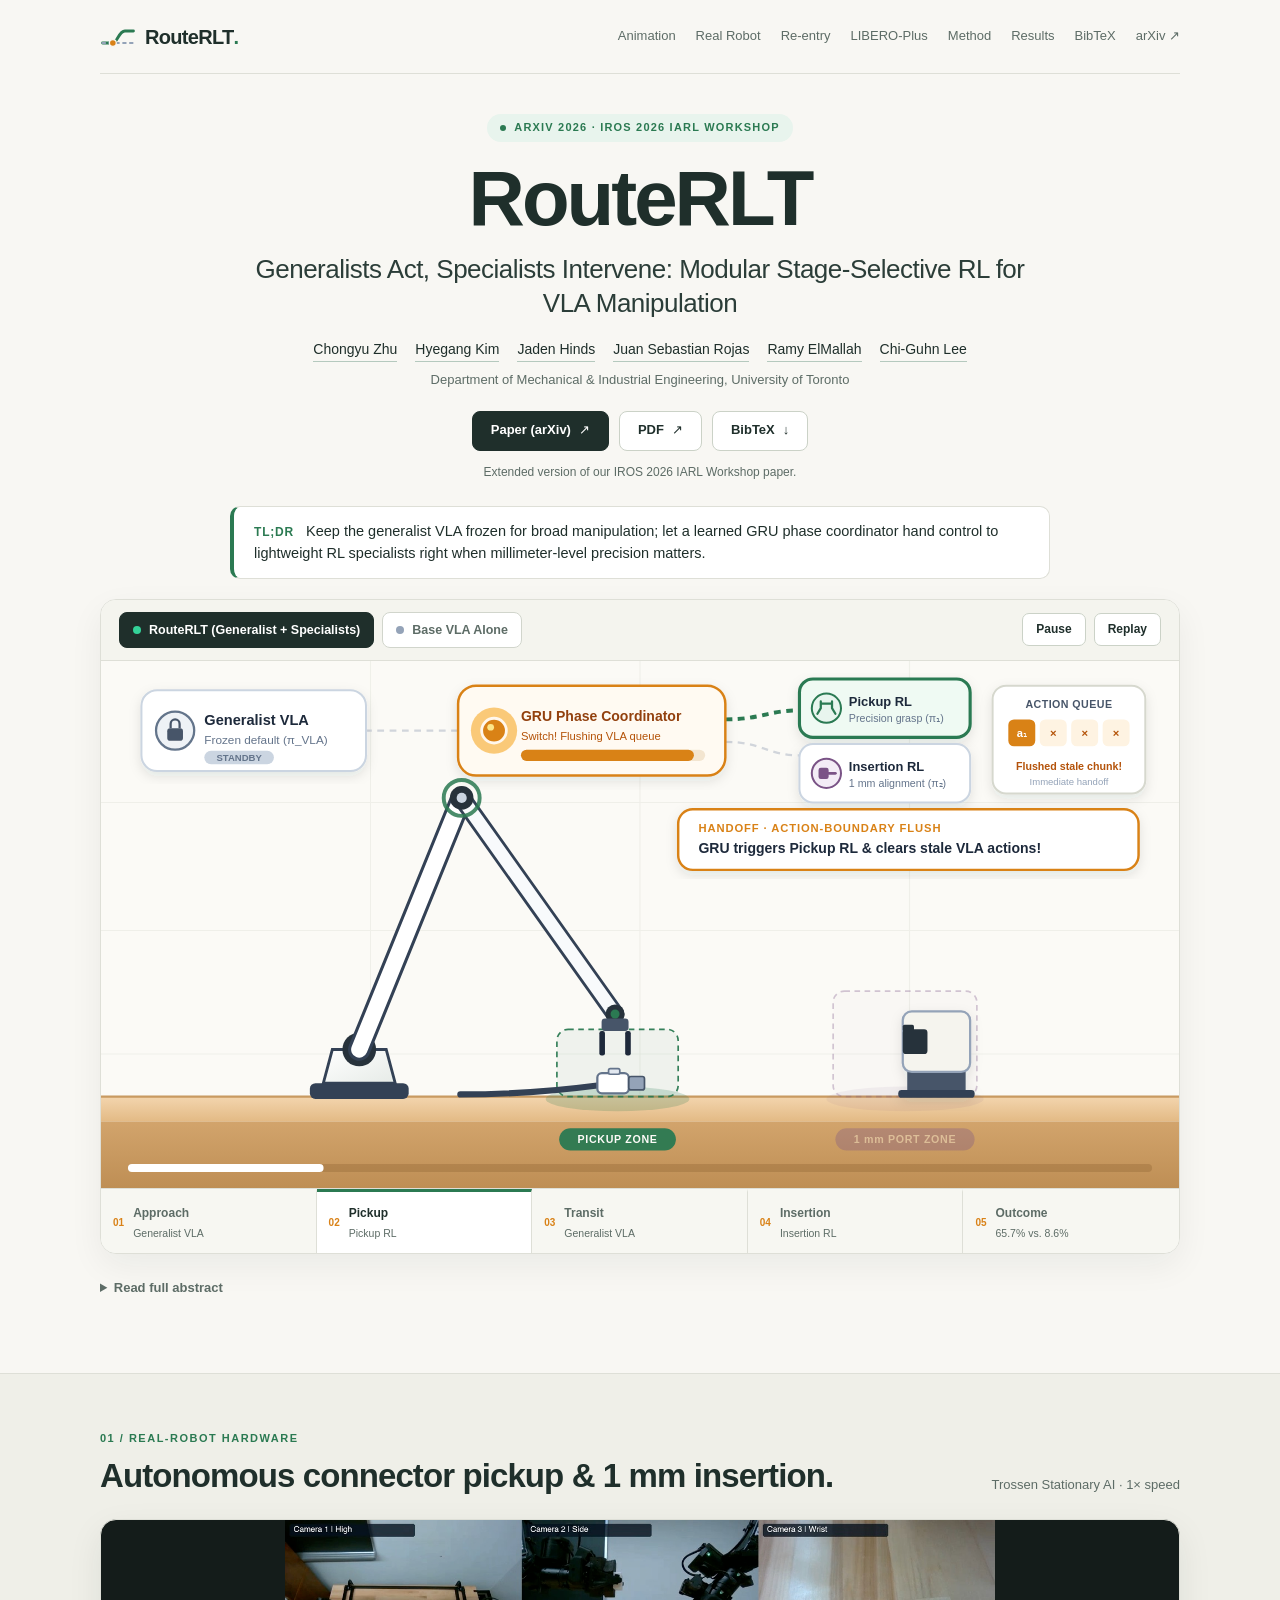
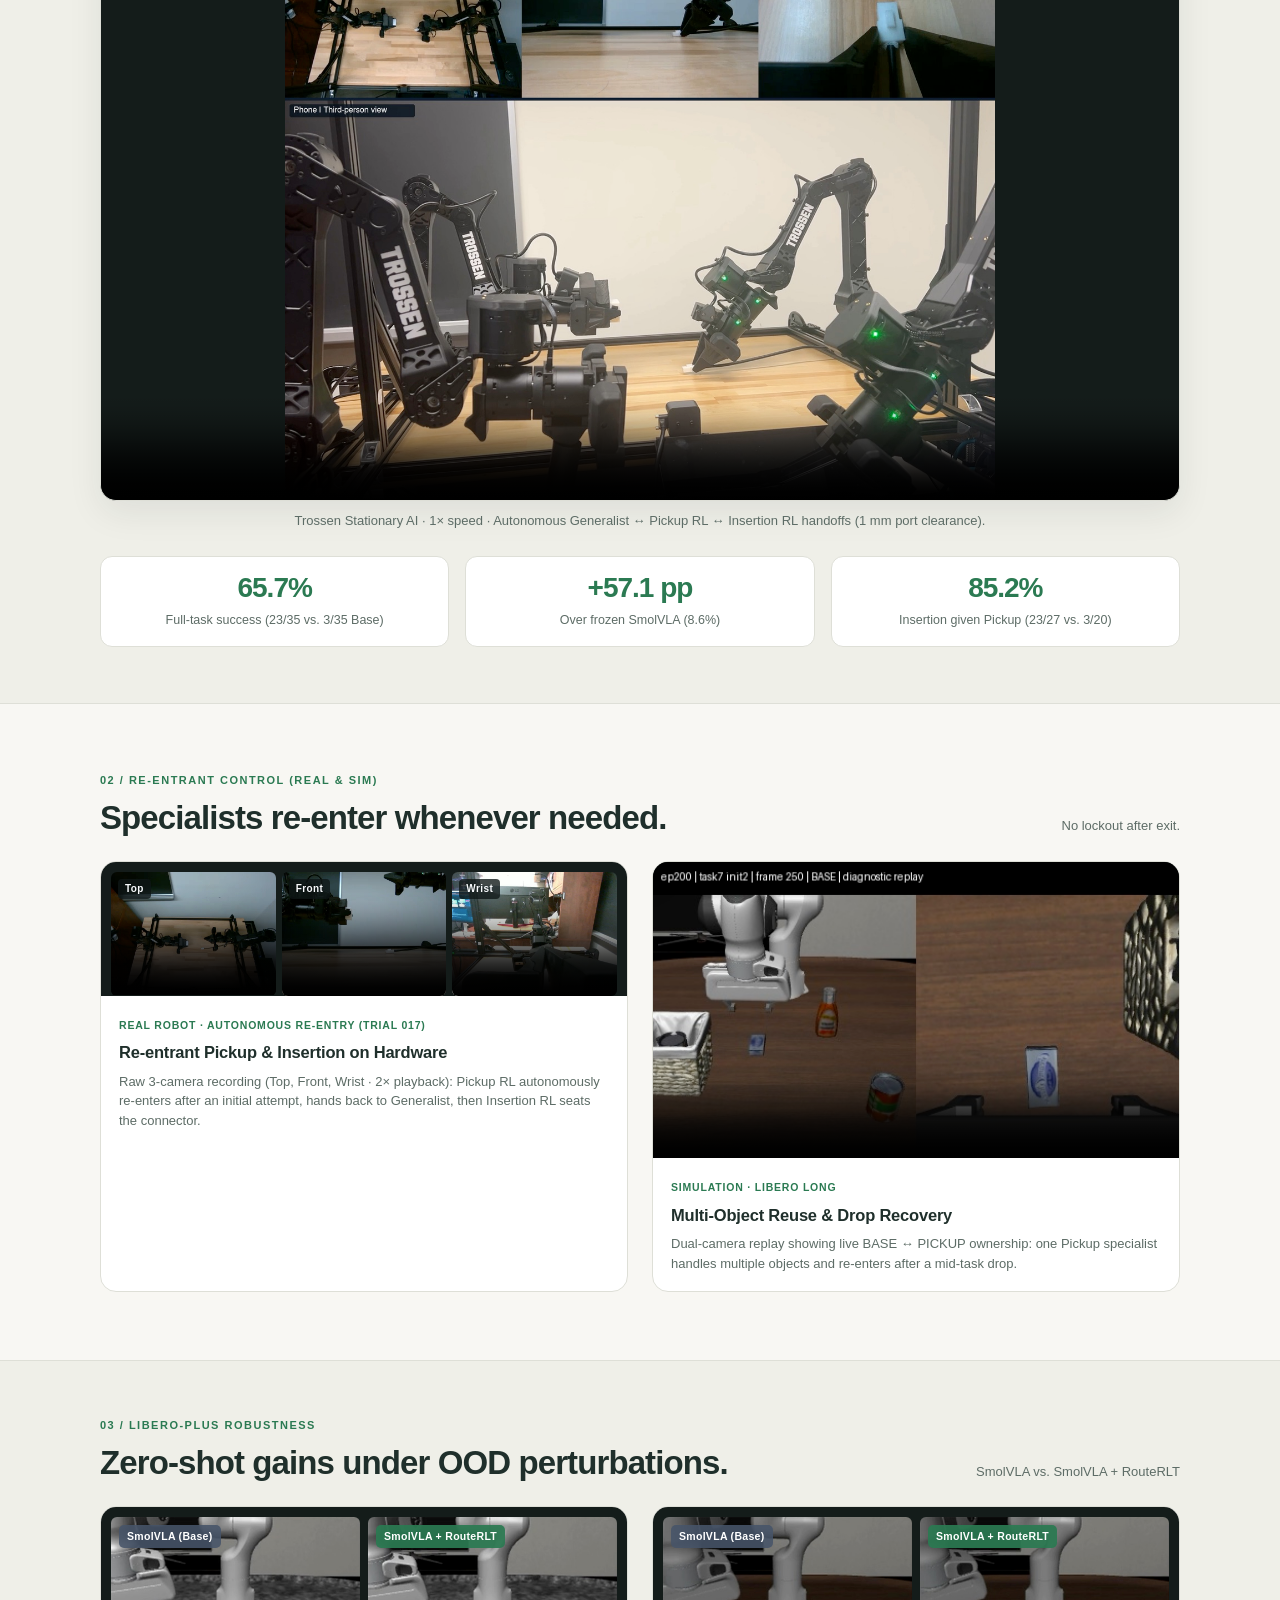
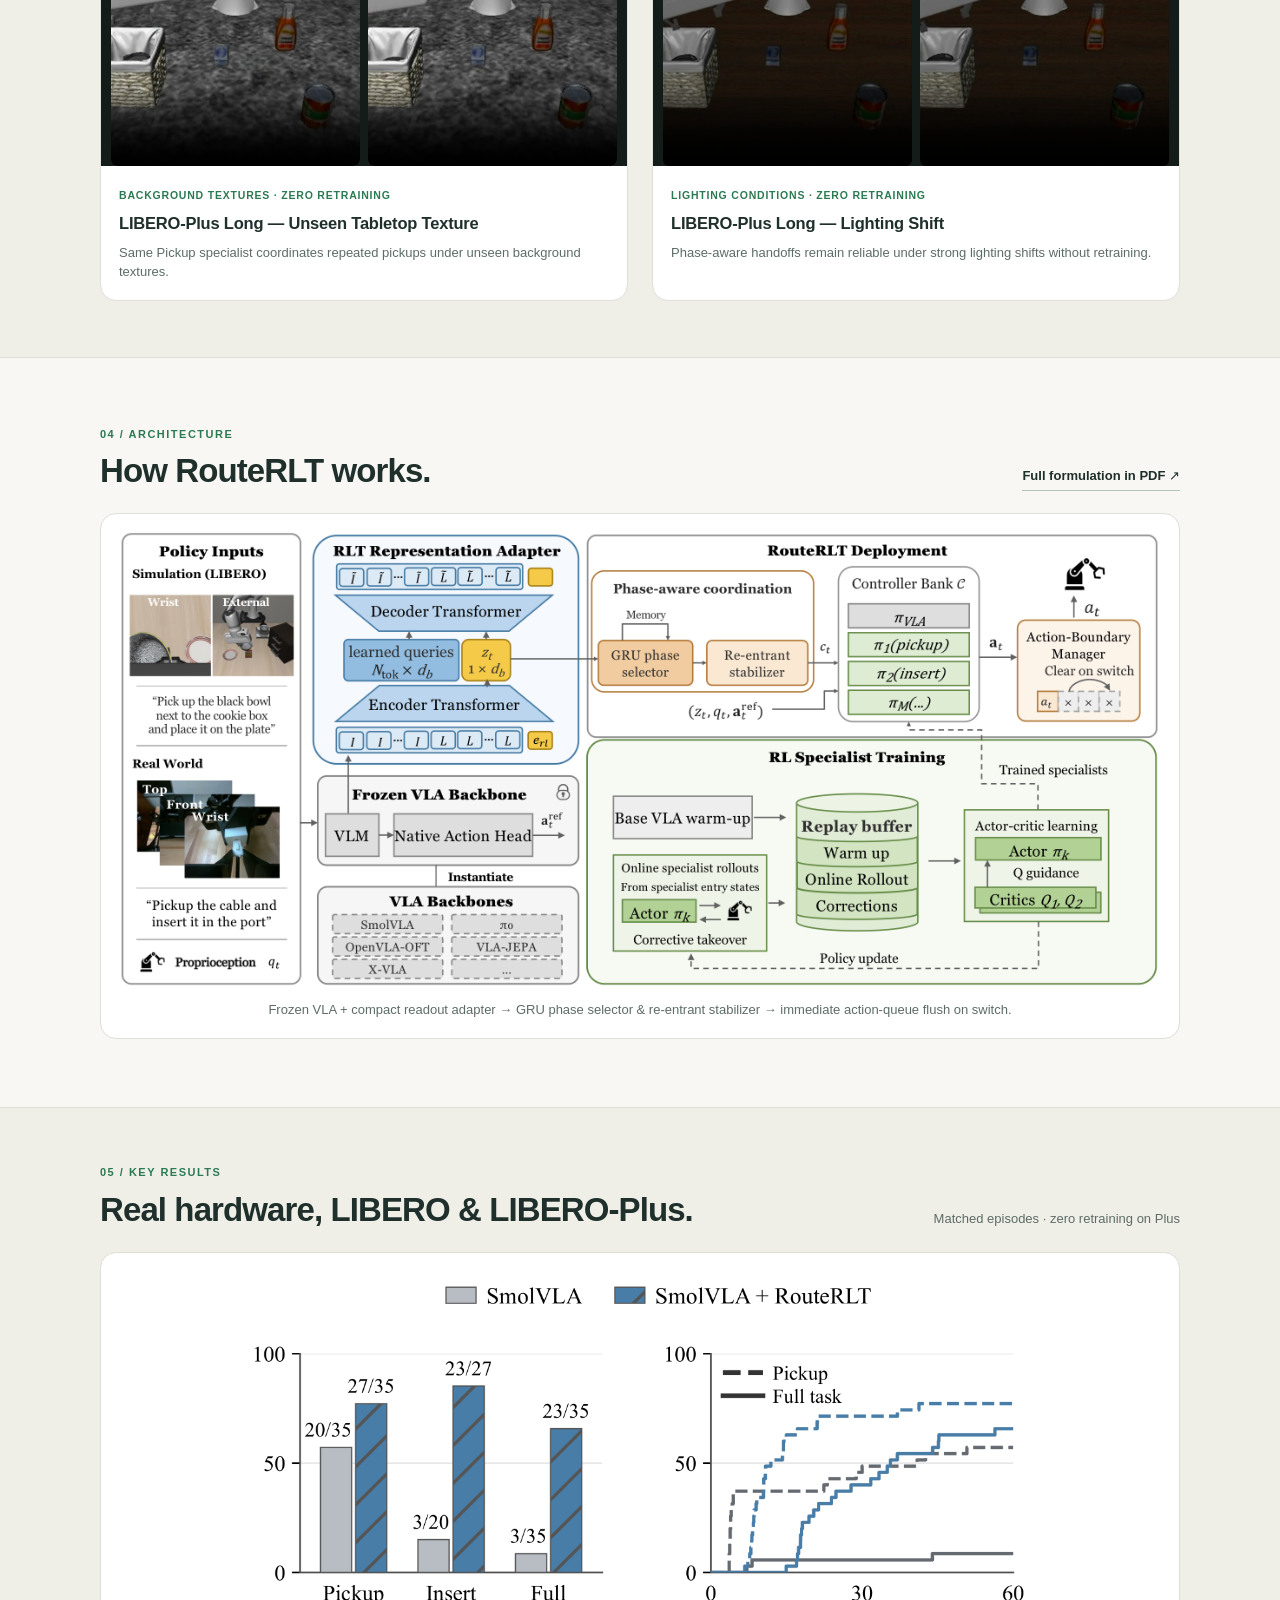
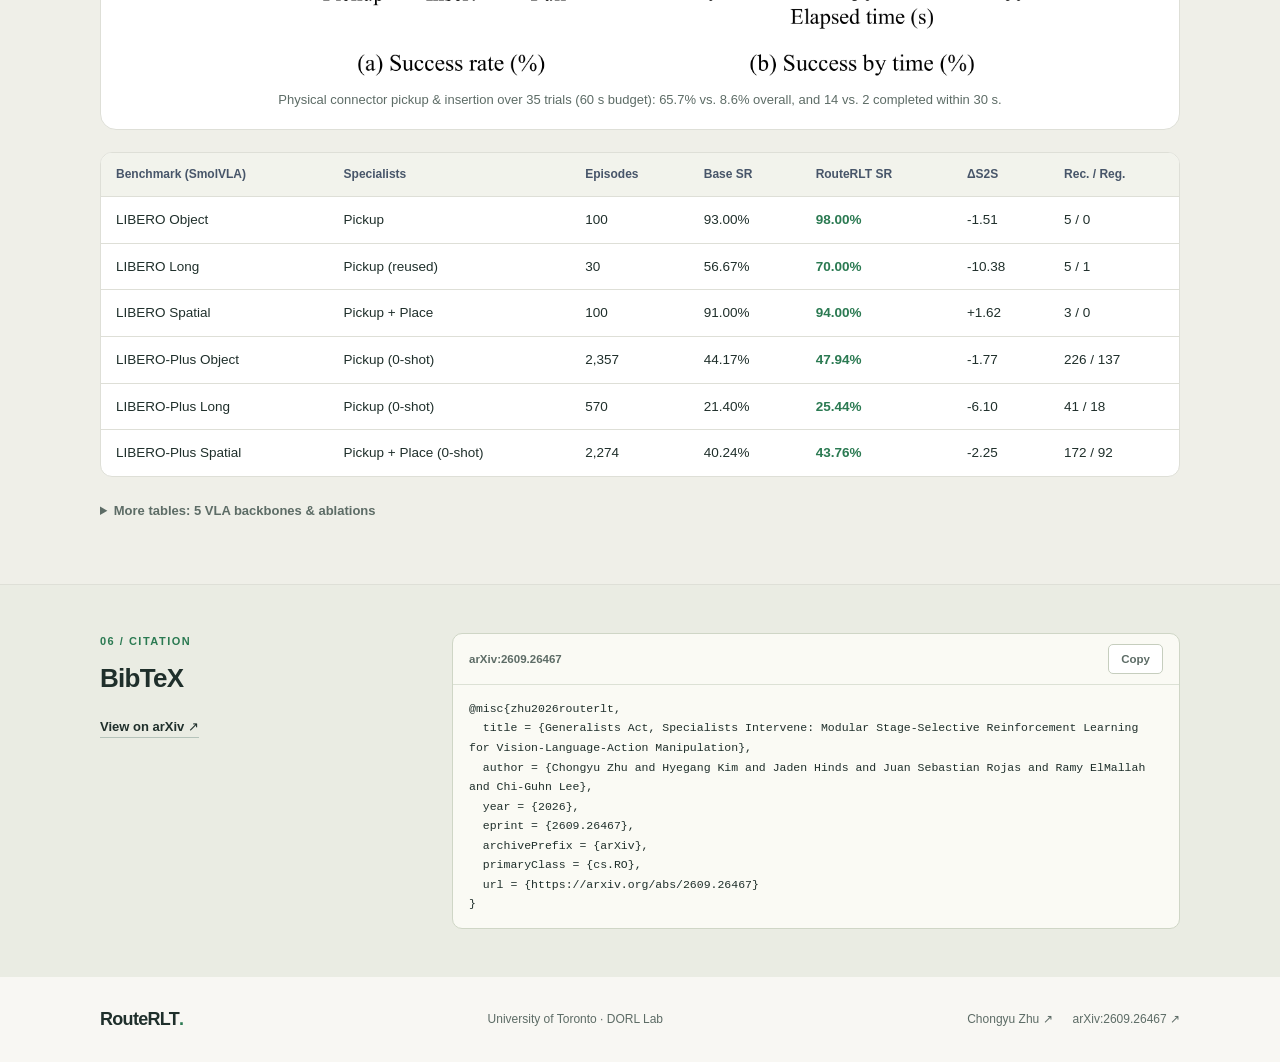
<file: docs/index.html>
<!doctype html>
<html lang="en">
<head>
  <meta charset="utf-8">
  <meta name="viewport" content="width=device-width, initial-scale=1">
  <title>RouteRLT: Generalists Act, Specialists Intervene: Modular Stage-Selective Reinforcement Learning for Vision-Language-Action Manipulation</title>
  <meta name="description" content="Keep the generalist VLA frozen for broad manipulation; let a learned GRU phase coordinator hand control to lightweight RL specialists right when millimeter-level precision matters.">
  <meta name="theme-color" content="#f8f7f3">
  <meta property="og:title" content="RouteRLT: Generalists Act, Specialists Intervene: Modular Stage-Selective Reinforcement Learning for Vision-Language-Action Manipulation">
  <meta property="og:description" content="Keep the generalist VLA frozen for broad manipulation; let a learned GRU phase coordinator hand control to lightweight RL specialists right when millimeter-level precision matters.">
  <meta property="og:type" content="website">
  <link rel="icon" href="assets/favicon.svg" type="image/svg+xml">
  <link rel="stylesheet" href="styles.css">
  <script src="site.js" defer></script>
</head>
<body>
  <a class="skip-link" href="#main">Skip to content</a>

  <header class="header shell">
    <a class="wordmark" href="#top" aria-label="RouteRLT, top of page">
      <svg viewBox="0 0 42 28" aria-hidden="true">
        <path d="M3 21h12c5 0 7-14 14-14h10" stroke="var(--emerald)" stroke-width="3.4"/>
        <path d="M3 21h36" stroke="var(--slate-line)" stroke-width="2.4" stroke-dasharray="3 5"/>
        <circle cx="15" cy="21" r="4" fill="var(--amber)" stroke="var(--paper)" stroke-width="1.5"/>
      </svg>
      RouteRLT<span class="wordmark-dot">.</span>
    </a>
    <nav aria-label="Main navigation">
      <a href="#how-it-works">Animation</a>
      <a href="#real-robot">Real Robot</a>
      <a href="#reentry">Re-entry</a>
      <a href="#libero-plus">LIBERO-Plus</a>
      <a href="#method">Method</a>
      <a href="#results">Results</a>
      <a href="#citation">BibTeX</a>
      <a href="https://arxiv.org/abs/2609.26467" target="_blank" rel="noopener">arXiv ↗</a>
    </nav>
  </header>

  <main id="main">
    <!-- HERO + INTERACTIVE CARTOON ANIMATION RIGHT AT TOP -->
    <section class="hero shell" id="top" aria-labelledby="project-title">
      <p class="venue"><span aria-hidden="true"></span>arXiv 2026 · IROS 2026 IARL Workshop</p>
      <h1 id="project-title">RouteRLT</h1>
      <p class="subtitle">Generalists Act, Specialists Intervene: Modular Stage-Selective RL for VLA Manipulation</p>
      <p class="authors"><a href="https://chongyuzhu.com/" target="_blank" rel="noopener">Chongyu Zhu</a> <a href="https://scholar.google.com/citations?user=_ZH58tUAAAAJ&amp;hl=en" target="_blank" rel="noopener">Hyegang Kim</a> <a href="https://scholar.google.com/citations?user=9BpkYWYAAAAJ&amp;hl=en" target="_blank" rel="noopener">Jaden Hinds</a> <a href="https://scholar.google.com/citations?user=jrWXzhMAAAAJ&amp;hl=en" target="_blank" rel="noopener">Juan Sebastian Rojas</a> <a href="https://scholar.google.com/citations?user=34LmEvEAAAAJ&amp;hl=en" target="_blank" rel="noopener">Ramy ElMallah</a> <a href="https://scholar.google.com/citations?user=ZpALG2AAAAAJ&amp;hl=en" target="_blank" rel="noopener">Chi-Guhn Lee</a></p>
      <p class="affiliations">Department of Mechanical &amp; Industrial Engineering, University of Toronto</p>
      <div class="hero-links">
        <a class="button primary" href="https://arxiv.org/abs/2609.26467" target="_blank" rel="noopener">Paper (arXiv) <span aria-hidden="true">↗</span></a>
        <a class="button" href="https://arxiv.org/pdf/2609.26467" target="_blank" rel="noopener">PDF <span aria-hidden="true">↗</span></a>
        <a class="button" href="#citation">BibTeX <span aria-hidden="true">↓</span></a>
      </div>
      <p class="secondary-venue">Extended version of our IROS 2026 IARL Workshop paper.</p>

      <p class="tldr-bar"><strong>TL;DR</strong> Keep the generalist VLA frozen for broad manipulation; let a learned GRU phase coordinator hand control to lightweight RL specialists right when millimeter-level precision matters.</p>

      <!-- INTERACTIVE CARTOON ANIMATION -->
      <div class="anim-card" id="how-it-works" aria-label="Interactive cartoon explainer">
        <div class="anim-toolbar">
          <div class="mode-switch" role="group" aria-label="Comparison mode">
            <button type="button" class="mode-btn is-active" data-mode="routerlt" aria-pressed="true">
              <span class="dot dot-emerald"></span>RouteRLT (Generalist + Specialists)
            </button>
            <button type="button" class="mode-btn" data-mode="base" aria-pressed="false">
              <span class="dot dot-slate"></span>Base VLA Alone
            </button>
          </div>
          <div class="playback-controls">
            <button type="button" class="ctrl-btn" id="anim-play-btn" aria-label="Pause animation">Pause</button>
            <button type="button" class="ctrl-btn" id="anim-replay-btn" aria-label="Replay from start">Replay</button>
          </div>
        </div>

        <div class="anim-stage-wrap">
          <svg id="routerlt-cartoon" viewBox="0 0 960 470" role="img" aria-label="Interactive cartoon animation showing how RouteRLT coordinates a frozen generalist VLA with Pickup and Insertion RL specialists.">
            <defs>
              <linearGradient id="wood-top" x1="0" y1="0" x2="0" y2="1">
                <stop offset="0%" stop-color="#f3d5ae"/>
                <stop offset="100%" stop-color="#e3ba85"/>
              </linearGradient>
              <linearGradient id="wood-edge" x1="0" y1="0" x2="0" y2="1">
                <stop offset="0%" stop-color="#d2a46c"/>
                <stop offset="100%" stop-color="#be8e54"/>
              </linearGradient>
              <linearGradient id="arm-link" x1="0" y1="0" x2="1" y2="1">
                <stop offset="0%" stop-color="#ffffff"/>
                <stop offset="100%" stop-color="#e6ebe7"/>
              </linearGradient>
              <filter id="soft-shadow" x="-10%" y="-10%" width="120%" height="125%">
                <feDropShadow dx="0" dy="4" stdDeviation="5" flood-color="#1e2f2a" flood-opacity="0.10"/>
              </filter>
            </defs>

            <rect width="960" height="470" fill="#fbfaf6"/>
            <g stroke="#e6e7df" stroke-width="1" opacity="0.55">
              <line x1="0" y1="126" x2="960" y2="126"/>
              <line x1="0" y1="240" x2="960" y2="240"/>
              <line x1="0" y1="350" x2="960" y2="350"/>
              <line x1="240" y1="0" x2="240" y2="386"/>
              <line x1="480" y1="0" x2="480" y2="386"/>
              <line x1="720" y1="0" x2="720" y2="386"/>
            </g>

            <!-- TOP CONTROL ARCHITECTURE HUD -->
            <path id="wire-vla" d="M 318 62 C 282 62, 266 62, 236 62" fill="none" stroke="#94a3b8" stroke-width="3" stroke-dasharray="6 5"/>
            <path id="wire-pickup" d="M 556 52 C 588 52, 594 44, 622 44" fill="none" stroke="#cbd5e1" stroke-width="3" stroke-dasharray="6 5"/>
            <path id="wire-insert" d="M 556 72 C 588 72, 594 84, 622 84" fill="none" stroke="#cbd5e1" stroke-width="3" stroke-dasharray="6 5"/>

            <g id="node-vla" transform="translate(36, 26)" filter="url(#soft-shadow)">
              <rect width="200" height="72" rx="14" fill="#ffffff" stroke="#64748b" stroke-width="2.5"/>
              <circle cx="30" cy="36" r="17" fill="#eef2f6" stroke="#64748b" stroke-width="2"/>
              <rect x="23" y="34" width="14" height="11" rx="2.5" fill="#475569"/>
              <path d="M26 34v-4a4 4 0 0 1 8 0v4" fill="none" stroke="#475569" stroke-width="2"/>
              <text x="56" y="31" font-size="13" font-weight="700" fill="#1e293b">Generalist VLA</text>
              <text x="56" y="48" font-size="10.5" fill="#64748b">Frozen default (π_VLA)</text>
              <rect id="badge-vla-active" x="56" y="54" width="62" height="12" rx="6" fill="#475569" opacity="1"/>
              <text id="badge-vla-text" x="87" y="63" text-anchor="middle" font-size="8.5" font-weight="700" fill="#ffffff">ACTIVE</text>
            </g>

            <g id="node-gru" transform="translate(318, 22)" filter="url(#soft-shadow)">
              <rect width="238" height="80" rx="16" fill="#fffaf2" stroke="#d98218" stroke-width="2.2"/>
              <g id="gru-beacon" transform="translate(32, 40)">
                <circle id="gru-pulse" cx="0" cy="0" r="16" fill="#f59e0b" opacity="0.22"/>
                <circle cx="0" cy="0" r="11" fill="#d98218" stroke="#fff7ed" stroke-width="2.5"/>
                <circle cx="-3" cy="-3" r="3" fill="#fde68a"/>
              </g>
              <text x="56" y="31" font-size="12.5" font-weight="700" fill="#92400e">GRU Phase Coordinator</text>
              <text id="gru-subtext" x="56" y="48" font-size="10" fill="#b45309">Monitoring state z_t</text>
              <rect x="56" y="57" width="164" height="10" rx="5" fill="#f3e5d0"/>
              <rect id="gru-bar" x="56" y="57" width="42" height="10" rx="5" fill="#d98218"/>
            </g>

            <g id="node-pickup" transform="translate(622, 16)" filter="url(#soft-shadow)">
              <rect width="152" height="52" rx="12" fill="#ffffff" stroke="#cbd5e1" stroke-width="2"/>
              <circle cx="24" cy="26" r="13" fill="#e8f5ee" stroke="#2b7a52" stroke-width="1.8"/>
              <path d="M19 20v6l-3 5M29 20v6l3 5M19 22h10" fill="none" stroke="#2b7a52" stroke-width="2" stroke-linecap="round"/>
              <text x="44" y="24" font-size="11.5" font-weight="700" fill="#1e293b">Pickup RL</text>
              <text x="44" y="38" font-size="9.5" fill="#64748b">Precision grasp (π₁)</text>
            </g>

            <g id="node-insert" transform="translate(622, 74)" filter="url(#soft-shadow)">
              <rect width="152" height="52" rx="12" fill="#ffffff" stroke="#cbd5e1" stroke-width="2"/>
              <circle cx="24" cy="26" r="13" fill="#f3ecf6" stroke="#7a5386" stroke-width="1.8"/>
              <rect x="17" y="21" width="9" height="10" rx="2" fill="#7a5386"/>
              <path d="M26 26h6" stroke="#7a5386" stroke-width="2.5" stroke-linecap="round"/>
              <text x="44" y="24" font-size="11.5" font-weight="700" fill="#1e293b">Insertion RL</text>
              <text x="44" y="38" font-size="9.5" fill="#64748b">1 mm alignment (π₂)</text>
            </g>

            <g id="queue-hud" transform="translate(794, 22)" filter="url(#soft-shadow)">
              <rect width="136" height="96" rx="12" fill="#ffffff" stroke="#d6d8ce" stroke-width="1.8"/>
              <text x="68" y="20" text-anchor="middle" font-size="9.5" font-weight="700" fill="#475569" letter-spacing="0.4">ACTION QUEUE</text>
              <g id="queue-slots" transform="translate(14, 30)">
                <rect id="q-slot-0" x="0" y="0" width="24" height="24" rx="5" fill="#475569"/>
                <text id="q-text-0" x="12" y="15.5" text-anchor="middle" font-size="10" font-weight="700" fill="#fff">a₁</text>
                <rect id="q-slot-1" x="28" y="0" width="24" height="24" rx="5" fill="#cbd5e1"/>
                <text id="q-text-1" x="40" y="15.5" text-anchor="middle" font-size="10" font-weight="700" fill="#475569">a₂</text>
                <rect id="q-slot-2" x="56" y="0" width="24" height="24" rx="5" fill="#cbd5e1"/>
                <text id="q-text-2" x="68" y="15.5" text-anchor="middle" font-size="10" font-weight="700" fill="#475569">a₃</text>
                <rect id="q-slot-3" x="84" y="0" width="24" height="24" rx="5" fill="#cbd5e1"/>
                <text id="q-text-3" x="96" y="15.5" text-anchor="middle" font-size="10" font-weight="700" fill="#475569">a₄</text>
              </g>
              <text id="queue-status" x="68" y="75" text-anchor="middle" font-size="9.5" font-weight="600" fill="#64748b">Streaming VLA chunk</text>
              <text id="queue-sub" x="68" y="88" text-anchor="middle" font-size="8.5" fill="#94a3b8">Clear on switch</text>
            </g>

            <!-- WORKBENCH SCENE (Left: Robot Base | Center: Connector Init | Right: Female Port -> natural left-to-right, zero singularity!) -->
            <rect x="0" y="388" width="960" height="22" fill="url(#wood-top)"/>
            <rect x="0" y="410" width="960" height="60" fill="url(#wood-edge)"/>
            <line x1="0" y1="388" x2="960" y2="388" stroke="#c89a61" stroke-width="2"/>

            <g id="zone-pickup" opacity="0.28">
              <ellipse cx="460" cy="390" rx="64" ry="11" fill="#2b7a52" opacity="0.22"/>
              <rect x="406" y="328" width="108" height="60" rx="10" fill="#2b7a52" fill-opacity="0.06" stroke="#2b7a52" stroke-width="1.5" stroke-dasharray="5 4"/>
              <rect x="408" y="416" width="104" height="20" rx="10" fill="#2b7a52"/>
              <text x="460" y="429.5" text-anchor="middle" font-size="9.5" font-weight="700" fill="#ffffff" letter-spacing="0.6">PICKUP ZONE</text>
            </g>
            <g id="zone-insert" opacity="0.28">
              <ellipse cx="716" cy="390" rx="70" ry="11" fill="#7a5386" opacity="0.22"/>
              <rect x="652" y="294" width="128" height="94" rx="10" fill="#7a5386" fill-opacity="0.06" stroke="#7a5386" stroke-width="1.5" stroke-dasharray="5 4"/>
              <rect x="654" y="416" width="124" height="20" rx="10" fill="#7a5386"/>
              <text x="716" y="429.5" text-anchor="middle" font-size="9.5" font-weight="700" fill="#ffffff" letter-spacing="0.6">1 mm PORT ZONE</text>
            </g>

            <!-- Female Port Fixture (Right side of workbench, socket opens leftward) -->
            <g id="port-fixture" transform="translate(700, 312)" filter="url(#soft-shadow)">
              <rect x="18" y="48" width="52" height="28" rx="4" fill="#475569"/>
              <rect x="10" y="70" width="68" height="7" rx="3" fill="#334155"/>
              <rect x="14" y="0" width="60" height="54" rx="8" fill="#f5f4ee" stroke="#94a3b8" stroke-width="2"/>
              <rect x="14" y="16" width="22" height="22" rx="3" fill="#27323b"/>
              <rect x="14" y="12" width="10" height="6" rx="1.5" fill="#27323b"/>
              <circle id="port-success-ring" cx="22" cy="27" r="22" fill="none" stroke="#2b7a52" stroke-width="3.5" opacity="0"/>
              <g id="port-fail-spark" transform="translate(12, 27)" opacity="0">
                <path d="M-10 -10 L-3 -3 M-12 2 L-4 2 M-9 12 L-2 6" stroke="#dc2626" stroke-width="2.8" stroke-linecap="round"/>
              </g>
            </g>

            <!-- Flexible Cable Tail -->
            <path id="cable-tail" d="M 320 386 Q 380 388, 438 378" fill="none" stroke="#334155" stroke-width="5.5" stroke-linecap="round"/>

            <!-- Movable Male Connector (Center init) -->
            <g id="connector" transform="translate(460, 376)">
              <rect x="-18" y="-9" width="28" height="18" rx="4" fill="#ffffff" stroke="#64748b" stroke-width="2"/>
              <rect x="-8" y="-13" width="10" height="5" rx="1.5" fill="#e2e8f0" stroke="#64748b" stroke-width="1.5"/>
              <rect x="10" y="-6" width="14" height="12" rx="2" fill="#94a3b8" stroke="#475569" stroke-width="1.5"/>
            </g>

            <!-- Robot Base Pedestal (Left side — arm operates cleanly in right half-plane with zero singularity!) -->
            <g id="robot-base" transform="translate(230, 388)">
              <rect x="-44" y="-12" width="88" height="14" rx="5" fill="#334155"/>
              <path d="M-32 -12 L-24 -42 L24 -42 L32 -12 Z" fill="url(#arm-link)" stroke="#334155" stroke-width="2.5"/>
              <circle cx="0" cy="-42" r="15" fill="#27323b"/>
              <circle cx="0" cy="-42" r="7" fill="#94a3b8"/>
            </g>

            <g id="robot-arm">
              <line id="arm-link-1" x1="230" y1="346" x2="340" y2="205" stroke="#334155" stroke-width="20" stroke-linecap="round"/>
              <line id="arm-link-1-inner" x1="230" y1="346" x2="340" y2="205" stroke="#ffffff" stroke-width="14.5" stroke-linecap="round"/>
              <line id="arm-link-2" x1="600" y1="215" x2="430" y2="265" stroke="#334155" stroke-width="16.5" stroke-linecap="round"/>
              <line id="arm-link-2-inner" x1="600" y1="215" x2="430" y2="265" stroke="#f8fafc" stroke-width="11.5" stroke-linecap="round"/>
              <circle id="arm-aura" cx="600" cy="215" r="16" fill="none" stroke="#64748b" stroke-width="3.5" opacity="0.85"/>
              <circle id="joint-elbow" cx="600" cy="215" r="10.5" fill="#27323b"/>
              <circle id="joint-elbow-dot" cx="600" cy="215" r="4.5" fill="#cbd5e1"/>
              <g id="gripper-group" transform="translate(430, 265)">
                <circle cx="0" cy="0" r="8.5" fill="#27323b"/>
                <rect x="-12" y="4" width="24" height="11" rx="3" fill="#475569"/>
                <rect id="finger-left" x="-14" y="15" width="5" height="22" rx="2" fill="#1e293b"/>
                <rect id="finger-right" x="9" y="15" width="5" height="22" rx="2" fill="#1e293b"/>
                <circle id="wrist-led" cx="0" cy="0" r="4" fill="#64748b"/>
              </g>
            </g>

            <g id="callout-group" transform="translate(275, 132)" filter="url(#soft-shadow)">
              <rect id="callout-bg" x="0" y="0" width="410" height="54" rx="13" fill="#ffffff" stroke="#64748b" stroke-width="2.2"/>
              <text id="callout-tag" x="18" y="20" font-size="10" font-weight="800" fill="#475569" letter-spacing="0.8">PHASE 01 · GENERALIST VLA</text>
              <text id="callout-msg" x="18" y="39" font-size="12.5" font-weight="600" fill="#1e293b">Approaching connector smoothly...</text>
            </g>

            <rect x="24" y="448" width="912" height="7" rx="3.5" fill="#8c6231" opacity="0.35"/>
            <rect id="anim-progress-fill" x="24" y="448" width="0" height="7" rx="3.5" fill="#ffffff"/>
          </svg>
        </div>

        <div class="stage-pills" role="group" aria-label="Jump to manipulation phase">
          <button type="button" class="stage-pill is-current" data-stage="0"><span class="pill-step">01</span><span>Approach<small>Generalist VLA</small></span></button>
          <button type="button" class="stage-pill" data-stage="1"><span class="pill-step">02</span><span>Pickup<small>Pickup RL</small></span></button>
          <button type="button" class="stage-pill" data-stage="2"><span class="pill-step">03</span><span>Transit<small>Generalist VLA</small></span></button>
          <button type="button" class="stage-pill" data-stage="3"><span class="pill-step">04</span><span>Insertion<small>Insertion RL</small></span></button>
          <button type="button" class="stage-pill" data-stage="4"><span class="pill-step">05</span><span>Outcome<small>65.7% vs. 8.6%</small></span></button>
        </div>
      </div>

      <details class="compact-details">
        <summary>Read full abstract</summary>
        <p class="abstract-body">Vision-language-action (VLA) models often struggle in the precision-critical phases of multi-stage manipulation tasks. To mitigate this issue, VLA models can be used in conjunction with reinforcement learning (RL) specialists that are specifically trained to handle the precision-critical phases. However, the coordination between the base VLA model and the RL specialists, which dictates when a specialist should take over from the base VLA and vice-versa, remains an open research question. In this paper, we address this gap by introducing RouteRLT, a modular framework that coordinates a generalist VLA, used as the default controller, with designated precision-critical RL specialists. At a high level, our framework trains a phase-aware coordination mechanism that handles handoffs between the generalist and the specialists. We evaluate RouteRLT on the LIBERO and LIBERO-Plus benchmarks, as well as on a physical connector pickup and insertion task. Overall, we find that RouteRLT improves success on LIBERO, and retains net gains on LIBERO-Plus. On the physical task, RouteRLT completes 65.7% of trials, compared with 8.6% for the baseline. Altogether, these results demonstrate that learned coordination builds on generalist VLA capabilities to improve task completion in precision-critical manipulation.</p>
      </details>
    </section>

    <!-- 01 REAL-ROBOT EXECUTION -->
    <section class="band-tint section-space" id="real-robot" aria-labelledby="real-title">
      <div class="shell">
        <div class="section-heading horizontal">
          <div>
            <p class="eyebrow">01 / Real-Robot Hardware</p>
            <h2 id="real-title">Autonomous connector pickup &amp; 1 mm insertion.</h2>
          </div>
          <p class="section-aside">Trossen Stationary AI · 1× speed</p>
        </div>

        <figure class="hero-video-wrap">
          <div class="video-frame">
            <video controls autoplay muted loop playsinline preload="metadata" poster="assets/media/real_robot_poster.jpg" aria-label="Four-view real-robot demonstration of RouteRLT autonomously picking up a connector and inserting it into a 1 mm clearance port.">
              <source src="assets/media/real_robot_demo.mp4" type="video/mp4">
              Your browser does not support HTML5 video.
            </video>
          </div>
          <figcaption>Trossen Stationary AI · 1× speed · Autonomous Generalist ↔ Pickup RL ↔ Insertion RL handoffs (1 mm port clearance).</figcaption>
        </figure>

        <div class="stats-row">
          <div class="stat-pill"><div class="stat-val">65.7%</div><div class="stat-label">Full-task success (23/35 vs. 3/35 Base)</div></div><div class="stat-pill"><div class="stat-val">+57.1 pp</div><div class="stat-label">Over frozen SmolVLA (8.6%)</div></div><div class="stat-pill"><div class="stat-val">85.2%</div><div class="stat-label">Insertion given Pickup (23/27 vs. 3/20)</div></div>
        </div>
      </div>
    </section>

    <!-- 02 REPEATED & RE-ENTRANT CONTROL (REAL + SIM) -->
    <section class="shell section-space" id="reentry" aria-labelledby="reentry-title">
      <div class="section-heading horizontal">
        <div>
          <p class="eyebrow">02 / Re-entrant Control (Real &amp; Sim)</p>
          <h2 id="reentry-title">Specialists re-enter whenever needed.</h2>
        </div>
        <p class="section-aside">No lockout after exit.</p>
      </div>
      <div class="video-grid">
        <article class="video-card" id="video-real-reentry"><div class="tri-view-grid"><div class="tri-view-item"><video controls autoplay muted loop playsinline data-rate="2" preload="metadata" poster="assets/media/r13_017_top_poster.jpg" aria-label="Top camera view"><source src="assets/media/r13_017_top.mp4" type="video/mp4"></video><span class="view-tag">Top</span></div><div class="tri-view-item"><video controls autoplay muted loop playsinline data-rate="2" preload="metadata" poster="assets/media/r13_017_front_poster.jpg" aria-label="Front camera view"><source src="assets/media/r13_017_front.mp4" type="video/mp4"></video><span class="view-tag">Front</span></div><div class="tri-view-item"><video controls autoplay muted loop playsinline data-rate="2" preload="metadata" poster="assets/media/r13_017_wrist_poster.jpg" aria-label="Wrist camera view"><source src="assets/media/r13_017_wrist.mp4" type="video/mp4"></video><span class="view-tag">Wrist</span></div></div><div class="video-card-body"><span class="video-badge">Real Robot · Autonomous Re-entry (Trial 017)</span><h3>Re-entrant Pickup &amp; Insertion on Hardware</h3><p>Raw 3-camera recording (Top, Front, Wrist · 2× playback): Pickup RL autonomously re-enters after an initial attempt, hands back to Generalist, then Insertion RL seats the connector.</p></div></article><article class="video-card" id="video-sim-reentry"><video controls autoplay muted loop playsinline preload="metadata" poster="assets/media/libero_reentry_poster.jpg" aria-label="Dual-camera LIBERO Long simulation video showing live BASE and PICKUP handoffs and re-entry after drop."><source src="assets/media/libero_long_reentry.mp4" type="video/mp4"></video><div class="video-card-body"><span class="video-badge">Simulation · LIBERO Long</span><h3>Multi-Object Reuse &amp; Drop Recovery</h3><p>Dual-camera replay showing live BASE ↔ PICKUP ownership: one Pickup specialist handles multiple objects and re-enters after a mid-task drop.</p></div></article>
      </div>
    </section>

    <!-- 03 LIBERO-PLUS ROBUSTNESS COMPARISONS -->
    <section class="band-tint section-space" id="libero-plus" aria-labelledby="plus-title">
      <div class="shell">
        <div class="section-heading horizontal">
          <div>
            <p class="eyebrow">03 / LIBERO-Plus Robustness</p>
            <h2 id="plus-title">Zero-shot gains under OOD perturbations.</h2>
          </div>
          <p class="section-aside">SmolVLA vs. SmolVLA + RouteRLT</p>
        </div>
        <div class="video-grid">
          <article class="video-card" id="video-plus-bg"><div class="pair-compare-grid"><div class="pair-item"><video controls autoplay muted loop playsinline preload="metadata" poster="assets/media/plus_bg_base_poster.jpg" aria-label="SmolVLA (Base)"><source src="assets/media/plus_bg_base.mp4" type="video/mp4"></video><span class="pair-tag tag-base">SmolVLA (Base)</span></div><div class="pair-item"><video controls autoplay muted loop playsinline preload="metadata" poster="assets/media/plus_bg_method_poster.jpg" aria-label="SmolVLA + RouteRLT"><source src="assets/media/plus_bg_method.mp4" type="video/mp4"></video><span class="pair-tag tag-method">SmolVLA + RouteRLT</span></div></div><div class="video-card-body"><span class="video-badge">Background Textures · Zero Retraining</span><h3>LIBERO-Plus Long — Unseen Tabletop Texture</h3><p>Same Pickup specialist coordinates repeated pickups under unseen background textures.</p></div></article><article class="video-card" id="video-plus-light"><div class="pair-compare-grid"><div class="pair-item"><video controls autoplay muted loop playsinline preload="metadata" poster="assets/media/plus_light_base_poster.jpg" aria-label="SmolVLA (Base)"><source src="assets/media/plus_light_base.mp4" type="video/mp4"></video><span class="pair-tag tag-base">SmolVLA (Base)</span></div><div class="pair-item"><video controls autoplay muted loop playsinline preload="metadata" poster="assets/media/plus_light_method_poster.jpg" aria-label="SmolVLA + RouteRLT"><source src="assets/media/plus_light_method.mp4" type="video/mp4"></video><span class="pair-tag tag-method">SmolVLA + RouteRLT</span></div></div><div class="video-card-body"><span class="video-badge">Lighting Conditions · Zero Retraining</span><h3>LIBERO-Plus Long — Lighting Shift</h3><p>Phase-aware handoffs remain reliable under strong lighting shifts without retraining.</p></div></article>
        </div>
      </div>
    </section>

    <!-- 04 METHOD OVERVIEW -->
    <section class="shell section-space" id="method" aria-labelledby="method-title">
      <div class="section-heading horizontal">
        <div>
          <p class="eyebrow">04 / Architecture</p>
          <h2 id="method-title">How RouteRLT works.</h2>
        </div>
        <a class="text-link" href="https://arxiv.org/pdf/2609.26467" target="_blank" rel="noopener">Full formulation in PDF ↗</a>
      </div>
      <figure class="media-card">
        <img src="assets/media/routerlt_overview.png" alt="RouteRLT architecture: frozen VLA backbone, RLT readout adapter, GRU phase selector, re-entrant stabilizer, controller bank, and immediate action-boundary flush." loading="lazy" decoding="async">
        <figcaption>Frozen VLA + compact readout adapter → GRU phase selector &amp; re-entrant stabilizer → immediate action-queue flush on switch.</figcaption>
      </figure>
    </section>

    <!-- 05 KEY RESULTS -->
    <section class="band-tint section-space" id="results" aria-labelledby="results-title">
      <div class="shell">
        <div class="section-heading horizontal">
          <div>
            <p class="eyebrow">05 / Key Results</p>
            <h2 id="results-title">Real hardware, LIBERO &amp; LIBERO-Plus.</h2>
          </div>
          <p class="section-aside">Matched episodes · zero retraining on Plus</p>
        </div>

        <figure class="media-card results-chart-card">
          <img src="assets/media/hardware_results.png" alt="Real-robot success rates and cumulative completion curves over 60 seconds comparing SmolVLA and SmolVLA + RouteRLT." loading="lazy" decoding="async">
          <figcaption>Physical connector pickup &amp; insertion over 35 trials (60 s budget): 65.7% vs. 8.6% overall, and 14 vs. 2 completed within 30 s.</figcaption>
        </figure>

        <div class="key-table-block">
          <div class="results-table-wrap"><table class="results-table"><thead><tr><th scope="col">Benchmark (SmolVLA)</th><th scope="col">Specialists</th><th scope="col">Episodes</th><th scope="col">Base SR</th><th scope="col">RouteRLT SR</th><th scope="col">ΔS2S</th><th scope="col">Rec. / Reg.</th></tr></thead><tbody><tr><td>LIBERO Object</td><td>Pickup</td><td>100</td><td>93.00%</td><td><strong>98.00%</strong></td><td>-1.51</td><td>5 / 0</td></tr><tr><td>LIBERO Long</td><td>Pickup (reused)</td><td>30</td><td>56.67%</td><td><strong>70.00%</strong></td><td>-10.38</td><td>5 / 1</td></tr><tr><td>LIBERO Spatial</td><td>Pickup + Place</td><td>100</td><td>91.00%</td><td><strong>94.00%</strong></td><td>+1.62</td><td>3 / 0</td></tr><tr><td>LIBERO-Plus Object</td><td>Pickup (0-shot)</td><td>2,357</td><td>44.17%</td><td><strong>47.94%</strong></td><td>-1.77</td><td>226 / 137</td></tr><tr><td>LIBERO-Plus Long</td><td>Pickup (0-shot)</td><td>570</td><td>21.40%</td><td><strong>25.44%</strong></td><td>-6.10</td><td>41 / 18</td></tr><tr><td>LIBERO-Plus Spatial</td><td>Pickup + Place (0-shot)</td><td>2,274</td><td>40.24%</td><td><strong>43.76%</strong></td><td>-2.25</td><td>172 / 92</td></tr></tbody></table></div>
        </div>

        <details class="compact-details">
          <summary>More tables: 5 VLA backbones &amp; ablations</summary>
          <div class="extra-tables">
            <h3>Five Frozen VLA Backbones (LIBERO Object &amp; Long)</h3>
            <div class="results-table-wrap"><table class="results-table"><thead><tr><th scope="col">Backbone (d_b / C)</th><th scope="col">Suite</th><th scope="col">Base SR</th><th scope="col">RouteRLT SR</th><th scope="col">ΔS2S</th><th scope="col">Rec. / Reg.</th></tr></thead><tbody><tr><td>SmolVLA (960 / 10)</td><td>Object / Long</td><td>93.0 / 56.7%</td><td><strong>98.0 / 70.0%</strong></td><td>-1.51 / -10.38</td><td>5/0 · 5/1</td></tr><tr><td>X-VLA (1024 / 30)</td><td>Object / Long</td><td>99.0 / <strong>86.7%</strong></td><td><strong>100.0</strong> / 83.3%</td><td>+4.23 / +10.83</td><td>1/0 · 2/3</td></tr><tr><td>π₀ (2048 / 5)</td><td>Object / Long</td><td>97.0 / <strong>93.3%</strong></td><td><strong>99.0</strong> / 90.0%</td><td>-0.40 / +5.44</td><td>2/0 · 2/3</td></tr><tr><td>VLA-JEPA (2048 / 7)</td><td>Object / Long</td><td><strong>100.0 / 100.0%</strong></td><td><strong>100.0 / 100.0%</strong></td><td>-1.56 / +1.24</td><td>0/0 · 0/0</td></tr><tr><td>OpenVLA-OFTₘ (4096 / 8)</td><td>Object / Long</td><td>97.0 / <strong>96.7%</strong></td><td><strong>99.0 / 96.7%</strong></td><td>+0.38 / -0.38</td><td>2/0 · 0/0</td></tr></tbody></table></div>
            <h3>Key Ablations (SmolVLA Object + Long, 130 episodes)</h3>
            <div class="results-table-wrap"><table class="results-table"><thead><tr><th scope="col">Variant (SmolVLA Object + Long)</th><th scope="col">Combined SR</th><th scope="col">ΔS2S</th><th scope="col">Rec. / Reg.</th></tr></thead><tbody><tr><td>SmolVLA Base</td><td>84.62%</td><td>—</td><td>—</td></tr><tr><td><strong>RouteRLT (GRU + immediate flush + image &amp; lang)</strong></td><td><strong>91.54%</strong></td><td>-3.55</td><td>10 / 1</td></tr><tr><td>Rule-window (privileged geometry)</td><td>86.92%</td><td>-0.78</td><td>8 / 5</td></tr><tr><td>Chunk-boundary handoff (deferred)</td><td>86.15%</td><td>-3.31</td><td>6 / 4</td></tr><tr><td>Image-only representation (no language tokens)</td><td>85.38%</td><td>-0.22</td><td>7 / 6</td></tr></tbody></table></div>
          </div>
        </details>
      </div>
    </section>

    <!-- 06 CITATION -->
    <section class="citation-section" id="citation" aria-labelledby="citation-title">
      <div class="shell citation-grid">
        <div>
          <p class="eyebrow">06 / Citation</p>
          <h2 id="citation-title">BibTeX</h2>
          <a class="text-link" href="https://arxiv.org/abs/2609.26467" target="_blank" rel="noopener">View on arXiv ↗</a>
        </div>
        <div class="citation-box">
          <div class="citation-bar">
            <span>arXiv:2609.26467</span>
            <button type="button" id="copy-citation">Copy</button>
            <span id="copy-status" class="sr-only" role="status" aria-live="polite"></span>
          </div>
          <pre><code id="bibtex">@misc{zhu2026routerlt,
  title = {Generalists Act, Specialists Intervene: Modular Stage-Selective Reinforcement Learning for Vision-Language-Action Manipulation},
  author = {Chongyu Zhu and Hyegang Kim and Jaden Hinds and Juan Sebastian Rojas and Ramy ElMallah and Chi-Guhn Lee},
  year = {2026},
  eprint = {2609.26467},
  archivePrefix = {arXiv},
  primaryClass = {cs.RO},
  url = {https://arxiv.org/abs/2609.26467}
}</code></pre>
        </div>
      </div>
    </section>
  </main>

  <footer class="footer shell">
    <a class="wordmark" href="#top">RouteRLT<span class="wordmark-dot">.</span></a>
    <p>University of Toronto · DORL Lab</p>
    <div>
      <a href="https://chongyuzhu.com/">Chongyu Zhu ↗</a>
      <a href="https://arxiv.org/abs/2609.26467" target="_blank" rel="noopener">arXiv:2609.26467 ↗</a>
    </div>
  </footer>

  <noscript>
    <style>
      #copy-citation, .playback-controls, .mode-switch, .stage-pills { display: none; }
    </style>
  </noscript>
</body>
</html>
</file>
<file: docs/styles.css>
:root {
  --paper: #f8f7f3;
  --surface: #ffffff;
  --surface-tint: #efefe8;
  --ink: #1f2f2b;
  --muted: #5d6c66;
  --line: #dedfd7;
  --slate: #475569;
  --slate-line: #94a3b8;
  --emerald: #2b7a52;
  --emerald-soft: #e8f4ed;
  --plum: #7a5386;
  --amber: #d98218;
  --radius: 16px;
  font-family: -apple-system, BlinkMacSystemFont, "Segoe UI", Roboto, Arial, sans-serif;
  color: var(--ink);
  background: var(--paper);
  font-synthesis: none;
  text-rendering: optimizeLegibility;
}

* { box-sizing: border-box; }
html { scroll-behavior: smooth; scroll-padding-top: 24px; }
body { margin: 0; line-height: 1.6; font-size: 15.5px; }
a { color: inherit; text-decoration: none; text-underline-offset: 4px; }
a:hover { text-decoration: underline; }
button { font: inherit; color: inherit; cursor: pointer; }
button, a { -webkit-tap-highlight-color: transparent; }
button:focus-visible, a:focus-visible, summary:focus-visible { outline: 3px solid var(--amber); outline-offset: 4px; border-radius: 4px; }
img, video, svg { display: block; max-width: 100%; }
p, h1, h2, h3, figure, pre { margin: 0; }

.shell { width: min(1080px, calc(100% - 64px)); margin-inline: auto; }
.skip-link { position: absolute; top: -70px; left: 20px; padding: 10px 14px; background: var(--surface); border: 1px solid var(--line); z-index: 20; }
.skip-link:focus { top: 10px; }

/* HEADER */
.header {
  min-height: 74px;
  display: flex;
  justify-content: space-between;
  align-items: center;
  border-bottom: 1px solid var(--line);
  gap: 20px;
}
.wordmark {
  display: inline-flex;
  align-items: center;
  font-size: 20px;
  font-weight: 720;
  letter-spacing: -0.7px;
}
.wordmark svg { width: 36px; height: 24px; margin-right: 9px; fill: none; stroke-linecap: round; }
.wordmark-dot { color: var(--emerald); }
.header nav { display: flex; align-items: center; gap: 20px; font-size: 13px; color: var(--muted); flex-wrap: wrap; }
.header nav a { padding-block: 6px; }
.header nav a:hover { color: var(--ink); }

/* HERO */
.hero { padding-top: 40px; text-align: center; }
.venue {
  display: inline-flex;
  align-items: center;
  gap: 8px;
  font-size: 11px;
  font-weight: 680;
  letter-spacing: 1.2px;
  text-transform: uppercase;
  color: var(--emerald);
  background: var(--emerald-soft);
  padding: 5px 13px;
  border-radius: 999px;
}
.venue > span { width: 6px; height: 6px; border-radius: 50%; background: currentColor; }
.hero h1 {
  font-size: clamp(50px, 6.8vw, 78px);
  font-weight: 720;
  letter-spacing: -3px;
  line-height: 1.05;
  margin-top: 16px;
}
.subtitle {
  font-size: clamp(19px, 2.3vw, 26px);
  line-height: 1.32;
  letter-spacing: -0.5px;
  max-width: 780px;
  margin: 12px auto 18px;
  font-weight: 450;
  color: #2b3d38;
}
.authors {
  display: flex;
  justify-content: center;
  flex-wrap: wrap;
  column-gap: 18px;
  row-gap: 5px;
  max-width: 780px;
  margin: auto;
  font-size: 14px;
}
.authors a { border-bottom: 1.5px solid #b5c9be; color: var(--ink); }
.authors a:hover { border-color: var(--emerald); color: var(--emerald); text-decoration: none; }
.affiliations { font-size: 13px; color: var(--muted); margin-top: 8px; }

.hero-links {
  display: flex;
  gap: 10px;
  justify-content: center;
  flex-wrap: wrap;
  margin-top: 20px;
}
.button {
  display: inline-flex;
  align-items: center;
  justify-content: center;
  gap: 8px;
  min-height: 40px;
  padding: 8px 18px;
  border: 1px solid #cbd2c7;
  border-radius: 8px;
  font-size: 13px;
  font-weight: 580;
  background: var(--surface);
  transition: background-color 0.15s ease;
}
.button:hover { background: #efefe9; text-decoration: none; }
.button.primary { background: var(--ink); color: #fff; border-color: var(--ink); }
.button.primary:hover { background: #2f463f; }

.secondary-venue { font-size: 12px; color: var(--muted); margin-top: 12px; }

.tldr-bar {
  max-width: 820px;
  margin: 24px auto 0;
  padding: 13px 20px;
  background: var(--surface);
  border: 1px solid var(--line);
  border-left: 4px solid var(--emerald);
  border-radius: 10px;
  font-size: 14.5px;
  line-height: 1.55;
  text-align: left;
  color: var(--ink);
}
.tldr-bar strong {
  color: var(--emerald);
  font-size: 12px;
  letter-spacing: 0.8px;
  text-transform: uppercase;
  margin-right: 8px;
}

/* INTERACTIVE CARTOON ANIMATION */
.anim-card {
  margin-top: 20px;
  background: var(--surface);
  border: 1px solid var(--line);
  border-radius: var(--radius);
  overflow: hidden;
  box-shadow: 0 12px 34px rgba(25, 42, 36, 0.06);
  text-align: left;
}
.anim-toolbar {
  display: flex;
  justify-content: space-between;
  align-items: center;
  flex-wrap: wrap;
  gap: 12px;
  padding: 12px 18px;
  background: #f4f4ee;
  border-bottom: 1px solid var(--line);
}
.mode-switch { display: flex; gap: 8px; flex-wrap: wrap; }
.mode-btn {
  display: inline-flex;
  align-items: center;
  gap: 8px;
  padding: 7px 13px;
  border-radius: 8px;
  border: 1px solid #d1d5cc;
  background: var(--surface);
  font-size: 12.5px;
  font-weight: 580;
  color: var(--muted);
}
.mode-btn.is-active { background: var(--ink); color: #fff; border-color: var(--ink); }
.dot { width: 8px; height: 8px; border-radius: 50%; display: inline-block; }
.dot-emerald { background: #34d399; }
.dot-slate { background: #94a3b8; }

.playback-controls { display: flex; gap: 8px; }
.ctrl-btn {
  padding: 6px 13px;
  border-radius: 7px;
  border: 1px solid #cbd2c7;
  background: var(--surface);
  font-size: 12px;
  font-weight: 580;
}
.ctrl-btn:hover { background: #e9ebe4; }

.anim-stage-wrap { background: #fbfaf6; }
#routerlt-cartoon { width: 100%; height: auto; display: block; user-select: none; }

.stage-pills {
  display: grid;
  grid-template-columns: repeat(5, minmax(0, 1fr));
  border-top: 1px solid var(--line);
  background: #f7f7f2;
}
.stage-pill {
  display: flex;
  align-items: center;
  gap: 9px;
  padding: 12px;
  border: 0;
  border-right: 1px solid var(--line);
  border-top: 3px solid transparent;
  background: transparent;
  text-align: left;
  font-size: 12px;
  font-weight: 600;
  color: var(--muted);
}
.stage-pill:last-child { border-right: 0; }
.stage-pill:hover { background: #efefe7; color: var(--ink); }
.stage-pill.is-current { background: var(--surface); color: var(--ink); border-top-color: var(--emerald); }
.stage-pill.is-current[data-stage="3"] { border-top-color: var(--plum); }
.stage-pill.is-current[data-stage="0"],
.stage-pill.is-current[data-stage="2"] { border-top-color: var(--slate); }
.stage-pill small { display: block; font-size: 10.5px; font-weight: 450; color: var(--muted); margin-top: 1px; }
.pill-step { font-size: 10px; font-weight: 700; color: var(--amber); }

/* COLLAPSIBLE DETAILS */
.compact-details {
  margin-top: 18px;
  text-align: left;
}
.compact-details summary {
  font-size: 13px;
  font-weight: 580;
  color: var(--muted);
  cursor: pointer;
  padding: 6px 0;
}
.compact-details summary:hover { color: var(--ink); }
.abstract-body {
  margin-top: 10px;
  padding: 16px 20px;
  background: var(--surface);
  border: 1px solid var(--line);
  border-radius: 10px;
  font-size: 13.5px;
  line-height: 1.72;
  color: var(--muted);
}

/* SECTIONS */
.section-space { margin-top: 68px; }
.band-tint {
  padding: 56px 0;
  background: var(--surface-tint);
  border-top: 1px solid var(--line);
  border-bottom: 1px solid var(--line);
}
.eyebrow {
  font-size: 11px;
  text-transform: uppercase;
  letter-spacing: 1.5px;
  color: var(--emerald);
  font-weight: 680;
  margin-bottom: 8px;
}
.section-heading h2 {
  font-size: clamp(24px, 2.8vw, 33px);
  font-weight: 600;
  letter-spacing: -0.9px;
  line-height: 1.2;
}
.horizontal { display: flex; align-items: flex-end; justify-content: space-between; gap: 20px; }
.section-aside { font-size: 13px; color: var(--muted); text-align: right; }
.text-link { font-size: 13px; white-space: nowrap; border-bottom: 1px solid #b5c3ba; padding-bottom: 3px; font-weight: 560; }
.text-link:hover { border-color: var(--emerald); text-decoration: none; }

/* REAL ROBOT HERO VIDEO */
.hero-video-wrap { margin-top: 24px; }
.video-frame {
  border-radius: var(--radius);
  overflow: hidden;
  border: 1px solid var(--line);
  background: #141c1a;
  box-shadow: 0 12px 34px rgba(25, 42, 36, 0.08);
}
.video-frame video { width: 100%; height: auto; max-height: 580px; object-fit: contain; }
.hero-video-wrap figcaption { font-size: 13px; color: var(--muted); margin-top: 10px; text-align: center; }

.stats-row {
  display: grid;
  grid-template-columns: repeat(3, minmax(0, 1fr));
  gap: 16px;
  margin-top: 24px;
}
.stat-pill {
  background: var(--surface);
  border: 1px solid var(--line);
  border-radius: 12px;
  padding: 16px 18px;
  text-align: center;
}
.stat-val { font-size: 28px; font-weight: 720; letter-spacing: -1px; color: var(--emerald); line-height: 1.1; }
.stat-label { font-size: 12.5px; color: var(--muted); margin-top: 6px; }

/* VIDEO GRIDS (RE-ENTRY & LIBERO-PLUS) */
.video-grid {
  display: grid;
  grid-template-columns: repeat(2, minmax(0, 1fr));
  gap: 24px;
  margin-top: 24px;
}
.video-card {
  background: var(--surface);
  border: 1px solid var(--line);
  border-radius: var(--radius);
  overflow: hidden;
  display: flex;
  flex-direction: column;
}
.video-card video { width: 100%; aspect-ratio: 16 / 9; object-fit: contain; background: #141c1a; }
.video-card-body { padding: 16px 18px 18px; }
.video-badge {
  display: inline-block;
  font-size: 10.5px;
  font-weight: 680;
  letter-spacing: 0.8px;
  text-transform: uppercase;
  color: var(--emerald);
  margin-bottom: 6px;
}
.video-card-body h3 { font-size: 16.5px; font-weight: 620; letter-spacing: -0.2px; }
.video-card-body p { font-size: 13px; color: var(--muted); margin-top: 6px; line-height: 1.5; }

/* NATIVE MULTI-VIEW & SIDE-BY-SIDE COMPARISON GRIDS */
.tri-view-grid {
  display: grid;
  grid-template-columns: repeat(3, minmax(0, 1fr));
  gap: 6px;
  padding: 10px 10px 0;
  background: #141c1a;
}
.tri-view-item { position: relative; }
.tri-view-item video { width: 100%; aspect-ratio: 4 / 3; object-fit: cover; border-radius: 6px; background: #0f1513; }
.view-tag {
  position: absolute;
  top: 7px;
  left: 7px;
  padding: 2px 7px;
  border-radius: 4px;
  background: rgba(15, 23, 22, 0.78);
  color: #f8fafc;
  font-size: 10px;
  font-weight: 650;
  letter-spacing: 0.4px;
}

.pair-compare-grid {
  display: grid;
  grid-template-columns: repeat(2, minmax(0, 1fr));
  gap: 8px;
  padding: 10px 10px 0;
  background: #141c1a;
}
.pair-item { position: relative; }
.pair-item video { width: 100%; aspect-ratio: 1 / 1; object-fit: cover; border-radius: 6px; background: #0f1513; }
.pair-tag {
  position: absolute;
  top: 8px;
  left: 8px;
  padding: 3px 8px;
  border-radius: 5px;
  font-size: 10.5px;
  font-weight: 700;
  letter-spacing: 0.3px;
  color: #fff;
}
.pair-tag.tag-base { background: rgba(71, 85, 105, 0.88); }
.pair-tag.tag-method { background: rgba(43, 122, 82, 0.92); }

/* FIGURES & TABLES */
.media-card {
  margin-top: 22px;
  background: var(--surface);
  border: 1px solid var(--line);
  border-radius: var(--radius);
  padding: 18px;
}
.media-card img { width: 100%; height: auto; border-radius: 8px; margin-inline: auto; }
.results-chart-card img { max-width: 780px; }
.media-card figcaption { font-size: 13px; color: var(--muted); margin-top: 12px; text-align: center; }

.key-table-block { margin-top: 22px; }
.results-table-wrap { overflow-x: auto; background: var(--surface); border: 1px solid var(--line); border-radius: 12px; }
.results-table { width: 100%; border-collapse: collapse; font-size: 13.5px; text-align: left; }
.results-table th, .results-table td { padding: 12px 15px; border-bottom: 1px solid var(--line); white-space: nowrap; }
.results-table tbody tr:last-child td { border-bottom: 0; }
.results-table th { background: #f2f3ec; font-size: 12px; font-weight: 650; color: var(--slate); }
.results-table td strong { color: var(--emerald); font-weight: 700; }

.extra-tables { margin-top: 14px; display: grid; gap: 18px; }
.extra-tables h3 { font-size: 14px; font-weight: 620; color: var(--slate); margin-bottom: -8px; }

/* CITATION */
.citation-section { background: #eaece3; padding: 48px 0; }
.citation-grid { display: grid; grid-template-columns: 0.6fr 1.4fr; gap: 40px; align-items: start; }
.citation-grid h2 { font-size: 26px; font-weight: 600; letter-spacing: -0.7px; margin-bottom: 14px; }
.citation-box { border: 1px solid #cfd6c6; border-radius: 10px; overflow: hidden; background: #fafaf4; }
.citation-bar {
  display: flex;
  align-items: center;
  justify-content: space-between;
  padding: 10px 16px;
  border-bottom: 1px solid #dce1d5;
  font-size: 11.5px;
  font-weight: 600;
  color: var(--muted);
}
.citation-bar button {
  font-size: 11.5px;
  font-weight: 580;
  padding: 5px 12px;
  border: 1px solid #c6cebe;
  border-radius: 5px;
  background: var(--surface);
}
.citation-bar button:hover { background: #eef1e9; }
.citation-box pre {
  font-family: ui-monospace, SFMono-Regular, Menlo, Consolas, monospace;
  font-size: 11.5px;
  line-height: 1.7;
  white-space: pre-wrap;
  overflow-wrap: anywhere;
  padding: 14px 16px;
}

/* FOOTER */
.footer {
  display: flex;
  flex-wrap: wrap;
  align-items: center;
  justify-content: space-between;
  padding-block: 28px;
  gap: 16px;
}
.footer .wordmark { font-size: 18px; }
.footer > p { font-size: 12px; color: var(--muted); }
.footer > div { display: flex; gap: 20px; font-size: 12px; color: var(--muted); }
.sr-only { position: absolute; width: 1px; height: 1px; overflow: hidden; clip-path: inset(50%); white-space: nowrap; }

/* RESPONSIVE */
@media (max-width: 900px) {
  .shell { width: calc(100% - 40px); }
  .video-grid, .citation-grid { grid-template-columns: 1fr; }
  .stats-row { grid-template-columns: 1fr; }
  .horizontal { display: block; }
  .section-aside { text-align: left; margin-top: 8px; }
  .stage-pills { grid-template-columns: repeat(2, minmax(0, 1fr)); }
  .stage-pill { border-bottom: 1px solid var(--line); }
}

@media (max-width: 640px) {
  body { font-size: 14.5px; }
  .shell { width: calc(100% - 32px); }
  .header { flex-direction: column; align-items: flex-start; padding: 14px 0 10px; gap: 8px; }
  .header nav { gap: 14px; font-size: 12px; }
  .hero { padding-top: 26px; }
  .hero h1 { font-size: 46px; letter-spacing: -2px; }
  .subtitle { font-size: 18px; }
  .section-space { margin-top: 48px; }
  .band-tint { padding: 40px 0; }
  .stage-pills { grid-template-columns: 1fr; }
  .stage-pill { border-right: 0; }
  .footer > p { flex-basis: 100%; }
}

@media (prefers-reduced-motion: reduce) {
  html { scroll-behavior: auto; }
}
</file>
